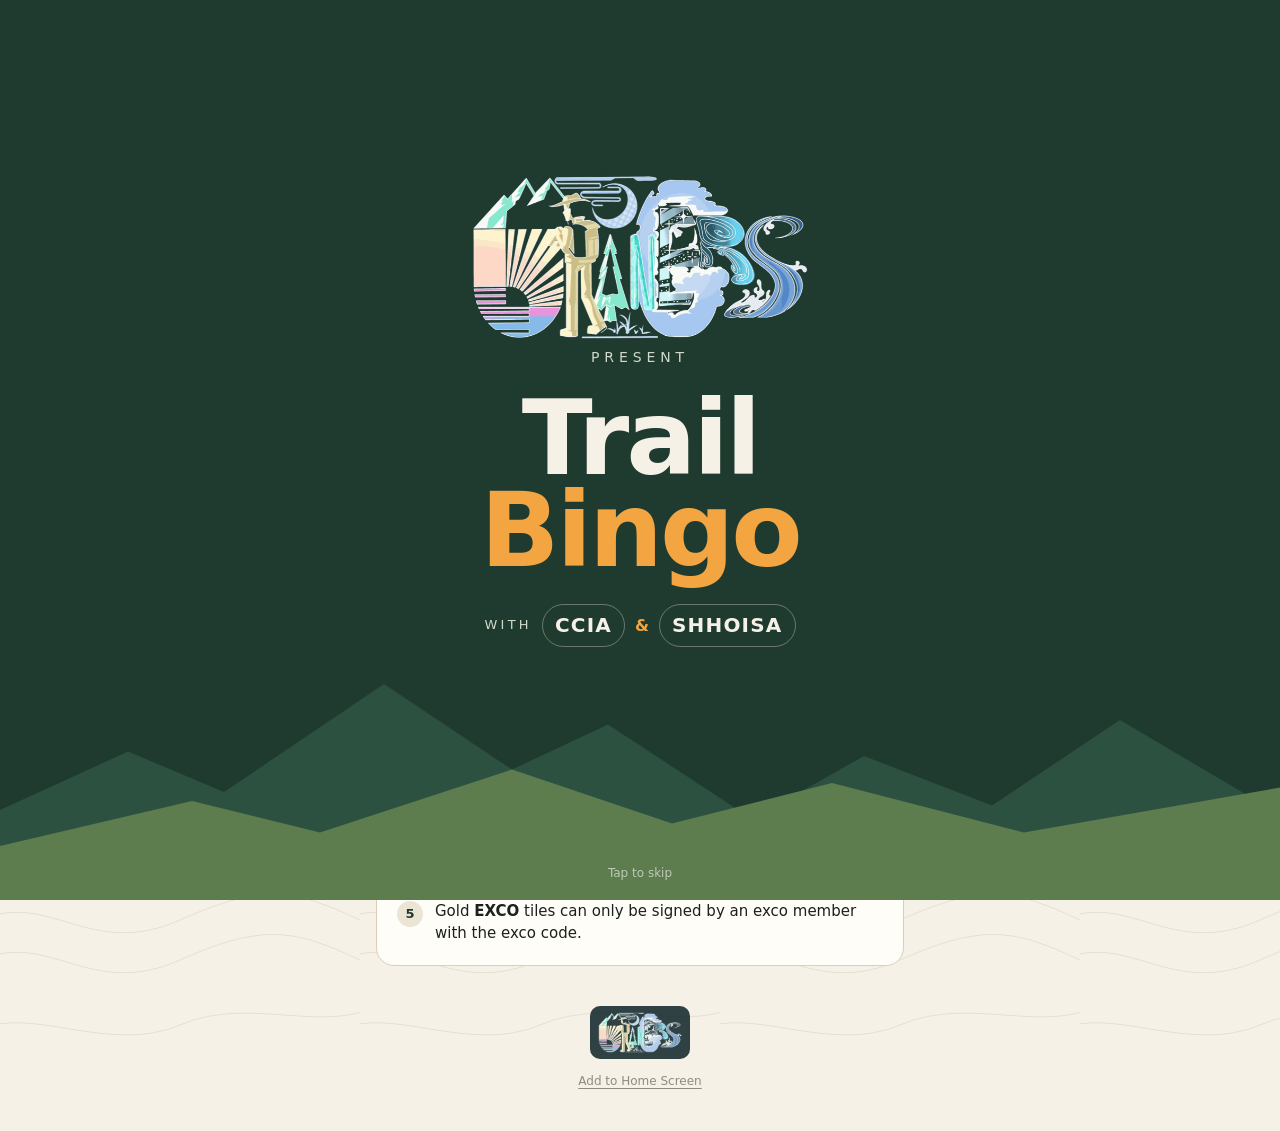
<file: index.html>
<!doctype html>
<html lang="en">
<head>
<meta charset="utf-8">
<meta name="viewport" content="width=device-width, initial-scale=1, viewport-fit=cover">
<title>Trail Bingo · MC Rangers</title>
<meta name="description" content="Hike icebreaker bingo by MC Rangers with CCIA &amp; SHHOISA: fill your card by meeting people from other colleges.">
<meta property="og:type" content="website">
<meta property="og:title" content="Trail Bingo · MC Rangers">
<meta property="og:description" content="Fill your bingo card by meeting hikers from other colleges.">
<meta property="og:url" content="https://mcrangers.github.io/hike-bingo/">
<meta property="og:image" content="https://mcrangers.github.io/hike-bingo/icons/icon-512.png">
<meta name="twitter:card" content="summary">
<meta name="theme-color" content="#1f3a2e">
<link rel="manifest" href="manifest.webmanifest">
<link rel="apple-touch-icon" href="icons/apple-touch-icon.png">
<meta name="apple-mobile-web-app-capable" content="yes">
<meta name="mobile-web-app-capable" content="yes">
<meta name="apple-mobile-web-app-status-bar-style" content="black-translucent">
<meta name="apple-mobile-web-app-title" content="Trail Bingo">
<link rel="icon" type="image/png" href="icons/favicon-64.png">
<link rel="preconnect" href="https://api.fontshare.com">
<link href="https://api.fontshare.com/v2/css?f[]=cabinet-grotesk@800,700&f[]=satoshi@400,500,700&display=swap" rel="stylesheet">
<link rel="stylesheet" href="style.css">
</head>
<body>
<div id="splash" class="splash" role="status" aria-label="MC Rangers presents Trail Bingo, with CCIA and SHHOISA">
  <div class="sp-inner">
    <img class="sp-logo" src="icons/logo.png" alt="MC Rangers" width="640" height="317">
    <div class="sp-presents">present</div>
    <div class="sp-title">Trail<br><em>Bingo</em></div>
    <div class="sp-with"><span>with</span><b>CCIA</b><i>&amp;</i><b>SHHOISA</b></div>
  </div>
  <svg class="sp-ridge" viewBox="0 0 400 120" preserveAspectRatio="none" aria-hidden="true"><path d="M0 120V80l40-26 30 18 50-48 40 38 30-20 45 42 35-28 40 22 40-38 50 42v38z" fill="#2d5141"/><path d="M0 120V96l60-20 40 14 60-28 50 24 50-18 60 22 80-20v50z" fill="#5e7d4f"/></svg>
  <div class="sp-skip">Tap to skip</div>
</div>
<div class="wrap">
  <div class="top">
    <div class="brand">
      <span class="mark"><img src="icons/logo-sm.png" alt="MC Rangers" width="240" height="119"></span>
      Trail Bingo
    </div>
    <div id="topRight"></div>
  </div>

  <!-- SETUP -->
  <section id="setup" class="hidden">
    <div class="hero">
      <img class="hero-logo" src="icons/logo-sm.png" alt="MC Rangers" width="240" height="119">
      <h1>Meet the people<br>on the <em>trail.</em> </h1>
      <p id="heroSub">Fill your bingo card by finding hikers from colleges that aren't yours.</p>
      <svg class="ridge" viewBox="0 0 400 90" preserveAspectRatio="none" aria-hidden="true"><path d="M0 90V62l40-20 30 14 50-38 40 30 30-16 45 34 35-22 40 18 40-30 50 34v24z" fill="#2d5141"/><path d="M0 90V74l60-16 40 12 60-22 50 20 50-14 60 18 80-16v34z" fill="#5e7d4f"/></svg>
    </div>
    <form class="card-ui" id="setupForm" novalidate>
      <label for="pName">Your name</label>
      <input type="text" id="pName" autocomplete="given-name" placeholder="e.g. Anvay - the best exco ever!" maxlength="40">
      <label for="pCollege">Your college</label>
      <select id="pCollege"></select>
      <input type="text" id="pCollegeOther" class="hidden" placeholder="Type your college" maxlength="40" style="margin-top:8px">
      <div class="err" id="setupErr"></div>
      <button class="btn" type="submit">Get my bingo card</button>
      <div class="rules">
        <div class="rule"><b>1</b><span>Tap a square and find someone who matches it.</span></div>
        <div class="rule"><b>2</b><span>They must be from a <strong>different college</strong> than you.</span></div>
        <div class="rule"><b>3</b><span id="ruleSigns">Each person can sign up to 3 squares on your card, so keep meeting new people.</span></div>
        <div class="rule"><b>4</b><span id="ruleWin">Get a full line for a BINGO, then show your reward ticket to an organiser.</span></div>
        <div class="rule" id="ruleExcoRow"><b>5</b><span>Gold <strong>EXCO</strong> tiles can only be signed by an exco member with the exco code.</span></div>
      </div>
    </form>
  </section>

  <!-- GAME -->
  <section id="game" class="hidden">
    <div class="stats">
      <div class="stat"><div class="n" id="sDone">0</div><div class="l">of 24 squares</div></div>
      <div class="stat"><div class="n" id="sLines">0</div><div class="l">bingo lines</div></div>
      <div class="stat"><div class="n" id="sCols">0</div><div class="l">colleges met</div></div>
    </div>
    <div class="progress"><i id="bar"></i></div>
    <div class="letters" aria-hidden="true"><span>H</span><span>I</span><span>K</span><span>E</span><span>!</span></div>
    <div class="board" id="board" role="grid" aria-label="Bingo card"></div>
    <p class="hint">Tap a square to log who you met.</p>
    <div id="banner"></div>
    <button class="btn dark" id="ticketBtn" type="button">View my reward ticket</button>
  </section>

  <!-- REWARD -->
  <section id="reward" class="hidden">
    <div class="ticket">
      <div class="head">
        <img class="tk-logo" src="icons/logo-sm.png" alt="MC Rangers" width="240" height="119">
        <div class="tag" id="tTag">Reward ticket</div>
        <h2 id="tTitle">BINGO</h2>
      </div>
      <div class="body">
        <div class="kv"><span>Hiker</span><span id="tName"></span></div>
        <div class="kv"><span>College</span><span id="tCollege"></span></div>
        <div class="kv"><span>Squares filled</span><span id="tDone"></span></div>
        <div class="kv"><span>Bingo lines</span><span id="tLines"></span></div>
        <div class="kv"><span>Colleges met</span><span id="tCols"></span></div>
        <div class="code" id="tCode">----</div>
        <div class="clock" id="tClock"></div>
        <div class="people" id="tPeople"></div>
      </div>
    </div>
    <button class="btn" id="backBtn" type="button">Back to my card</button>
  </section>

  <footer class="foot" id="foot">
    <img class="foot-logo" src="icons/logo-sm.png" alt="MC Rangers" width="240" height="119">
    <button type="button" id="installLink">Add to Home Screen</button>
  </footer>
</div>
<div id="sheetRoot"></div>
<canvas class="confetti" id="confetti"></canvas>

<script src="app.js"></script>
</body>
</html>
</file>
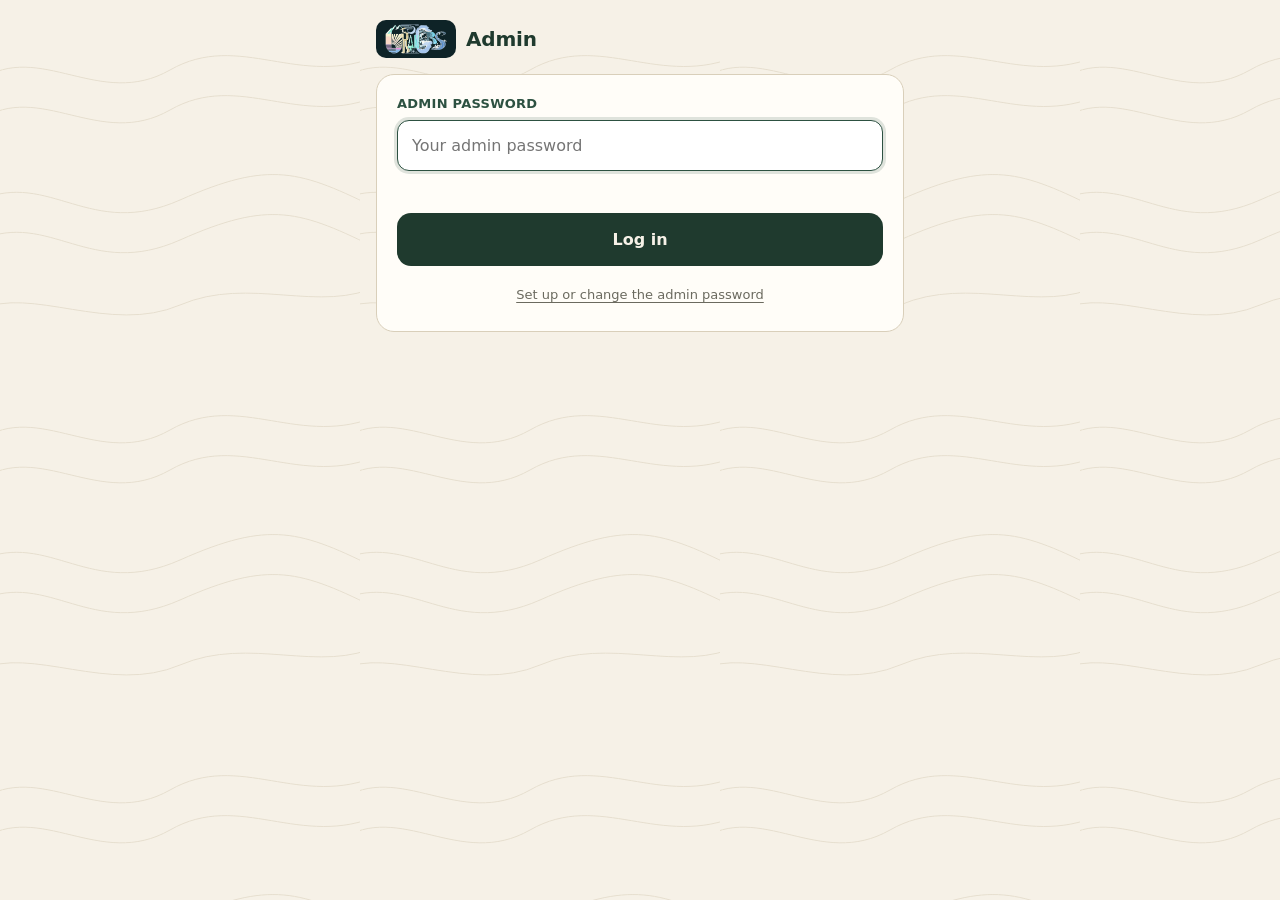
<file: admin.html>
<!doctype html>
<html lang="en">
<head>
<meta charset="utf-8">
<meta name="viewport" content="width=device-width, initial-scale=1, viewport-fit=cover">
<meta name="robots" content="noindex, nofollow">
<title>Admin · Trail Bingo</title>
<meta name="theme-color" content="#1f3a2e">
<link rel="icon" type="image/png" href="icons/favicon-64.png">
<link rel="preconnect" href="https://api.fontshare.com">
<link href="https://api.fontshare.com/v2/css?f[]=cabinet-grotesk@800,700&f[]=satoshi@400,500,700&display=swap" rel="stylesheet">
<link rel="stylesheet" href="style.css">
<link rel="stylesheet" href="admin.css">
</head>
<body>
<div class="wrap">
  <div class="top">
    <div class="brand">
      <span class="mark"><img src="icons/logo-sm.png" alt="MC Rangers" width="240" height="119"></span>
      Admin
    </div>
    <div id="topRight"></div>
  </div>

  <!-- PASSWORD LOGIN -->
  <section id="login" class="hidden">
    <form class="card-ui" id="loginForm" novalidate>
      <label for="pw">Admin password</label>
      <input type="password" id="pw" autocomplete="current-password" placeholder="Your admin password">
      <div class="err" id="loginErr"></div>
      <button class="btn dark" type="submit" id="loginBtn">Log in</button>
      <button class="linkbtn" type="button" id="toSetup">Set up or change the admin password</button>
    </form>
  </section>

  <!-- ONE-TIME SETUP -->
  <section id="setupKey" class="hidden">
    <form class="card-ui" id="setupForm" novalidate>
      <div class="tag">One-time setup</div>
      <h2 class="h2">Create your admin password</h2>
      <p class="sub">Paste a GitHub key once and pick a password. After that you only need the password, on any phone.</p>
      <label for="tok">GitHub key</label>
      <input type="password" id="tok" autocomplete="off" placeholder="github_pat_…" spellcheck="false">
      <details>
        <summary>How do I get a GitHub key?</summary>
        <ol>
          <li>GitHub → <strong>Settings → Developer settings → Personal access tokens → Fine-grained tokens</strong> → <strong>Generate new token</strong>.</li>
          <li>Resource owner: <strong>mcrangers</strong>. Repository access: <strong>Only select repositories → hike-bingo</strong>.</li>
          <li>Permissions → Repository → <strong>Contents: Read and write</strong>. Set the expiry past the hike date.</li>
        </ol>
      </details>
      <label for="np1">New admin password</label>
      <input type="password" id="np1" autocomplete="new-password" placeholder="At least 8 characters">
      <label for="np2">Repeat password</label>
      <input type="password" id="np2" autocomplete="new-password">
      <div class="err" id="setupErr"></div>
      <button class="btn dark" type="submit" id="setupBtn">Save and log in</button>
      <button class="linkbtn hidden" type="button" id="toLogin">Back to login</button>
    </form>
  </section>

  <!-- SETTINGS -->
  <section id="settings" class="hidden">
    <div id="panels"></div>
    <button class="btn" type="button" id="saveBtn">Saved</button>
    <div class="status" id="status" role="status"></div>
  </section>
</div>
<script src="admin.js"></script>
</body>
</html>
</file>
<file: style.css>
:root{
  --forest:#1f3a2e; --forest-2:#2d5141; --moss:#5e7d4f; --sun:#f2a541; --sun-deep:#d9822b;
  --paper:#f6f1e7; --paper-2:#ede5d4; --ink:#1b211d; --muted:#6b6a5f; --line:#d9cfba;
  --danger:#b4432f; --radius:14px;
  --display:'Cabinet Grotesk',system-ui,sans-serif; --body:'Satoshi',system-ui,sans-serif;
}
*{box-sizing:border-box;margin:0;padding:0}
html{-webkit-text-size-adjust:100%}
body{font-family:var(--body);background:var(--paper);color:var(--ink);min-height:100dvh;line-height:1.45;
  background-image:url("data:image/svg+xml,%3Csvg xmlns='http://www.w3.org/2000/svg' width='360' height='360' viewBox='0 0 360 360'%3E%3Cg fill='none' stroke='%23d9cfba' stroke-width='1' opacity='.55'%3E%3Cpath d='M-20 80c60-40 120 30 190-10s130 20 210-15'/%3E%3Cpath d='M-20 120c60-40 120 30 190-10s130 20 210-15'/%3E%3Cpath d='M-20 200c70-30 110 40 200 0s120-30 200 10'/%3E%3Cpath d='M-20 240c70-30 110 40 200 0s120-30 200 10'/%3E%3Cpath d='M-20 310c50-25 130 25 200-5s140 10 200-20'/%3E%3C/g%3E%3C/svg%3E");}
button,input,select{font:inherit;color:inherit}
button{cursor:pointer;border:0;background:none}
.wrap{max-width:560px;margin:0 auto;padding:20px 16px calc(32px + env(safe-area-inset-bottom))}
.hidden{display:none!important}

/* header */
.top{display:flex;align-items:center;justify-content:space-between;gap:12px;margin-bottom:16px}
.brand{display:flex;align-items:center;gap:10px;font-family:var(--display);font-weight:800;font-size:20px;letter-spacing:-.01em;color:var(--forest)}
.brand .mark{flex:none;display:grid;place-items:center;height:38px;padding:0 9px;border-radius:10px;background:#0e2327}
.brand .mark img{width:62px;height:auto;max-width:none;display:block}
.chip{font-size:13px;font-weight:700;padding:6px 10px;border-radius:999px;background:var(--forest);color:var(--paper)}
.ghost{font-size:13px;font-weight:700;color:var(--muted);padding:8px 10px;border-radius:10px}
.ghost:hover{background:var(--paper-2);color:var(--ink)}

/* setup */
.hero{background:var(--forest);color:var(--paper);border-radius:22px;padding:28px 22px 24px;position:relative;overflow:hidden;margin-bottom:18px}
.hero svg.ridge{position:absolute;left:0;right:0;bottom:0;width:100%;height:90px;opacity:.9}
.hero h1{font-family:var(--display);font-weight:800;font-size:clamp(34px,9vw,46px);line-height:.98;letter-spacing:-.02em;position:relative}
.hero h1 em{font-style:normal;color:var(--sun)}
.hero p{margin-top:12px;max-width:34ch;color:#d8e1d6;position:relative;padding-bottom:56px}
.card-ui{background:#fffdf8;border:1px solid var(--line);border-radius:18px;padding:20px}
label{display:block;font-size:13px;font-weight:700;color:var(--forest-2);margin:14px 0 6px;letter-spacing:.02em;text-transform:uppercase}
label:first-child{margin-top:0}
input[type=text],input[type=password],select{width:100%;padding:13px 14px;border:1.5px solid var(--line);border-radius:12px;background:#fff;font-size:16px;outline:none}
input[type=text]:focus,input[type=password]:focus,select:focus{border-color:var(--forest-2);box-shadow:0 0 0 3px rgba(45,81,65,.15)}
.btn{display:inline-flex;align-items:center;justify-content:center;gap:8px;width:100%;padding:15px 18px;border-radius:14px;background:var(--sun);color:var(--ink);font-weight:700;font-size:16px;margin-top:20px;transition:transform .12s ease,background .15s}
.btn:hover{background:var(--sun-deep)}
.btn:active{transform:scale(.98)}
.btn.dark{background:var(--forest);color:var(--paper)}
.btn.dark:hover{background:var(--forest-2)}
.rules{margin-top:18px;display:grid;gap:10px}
.rule{display:flex;gap:12px;align-items:flex-start;font-size:15px;color:var(--ink)}
.rule b{flex:none;width:26px;height:26px;border-radius:50%;background:var(--paper-2);color:var(--forest);display:grid;place-items:center;font-size:13px}
.err{color:var(--danger);font-size:14px;font-weight:500;margin-top:8px;min-height:1em}

/* stats */
.stats{display:grid;grid-template-columns:repeat(3,1fr);gap:8px;margin-bottom:14px}
.stat{background:#fffdf8;border:1px solid var(--line);border-radius:14px;padding:10px 12px}
.stat .n{font-family:var(--display);font-weight:800;font-size:24px;line-height:1;color:var(--forest)}
.stat .l{font-size:12px;color:var(--muted);margin-top:4px;font-weight:500}
.progress{height:8px;border-radius:99px;background:var(--paper-2);overflow:hidden;margin-bottom:14px}
.progress i{display:block;height:100%;background:linear-gradient(90deg,var(--moss),var(--sun));width:0;transition:width .4s ease}

/* board */
.board{display:grid;grid-template-columns:repeat(5,1fr);gap:6px;background:var(--forest);padding:8px;border-radius:18px}
.letters{display:grid;grid-template-columns:repeat(5,1fr);gap:6px;padding:0 8px;margin-bottom:6px}
.letters span{text-align:center;font-family:var(--display);font-weight:800;font-size:22px;color:var(--forest)}
.sq{aspect-ratio:1;background:#fffdf8;border-radius:10px;padding:5px;display:flex;flex-direction:column;justify-content:center;align-items:center;text-align:center;font-size:clamp(9.5px,2.6vw,12.5px);line-height:1.15;font-weight:500;hyphens:auto;-webkit-hyphens:auto;overflow-wrap:anywhere;position:relative;overflow:hidden;transition:transform .12s ease,background .2s}
.sq:active{transform:scale(.95)}
.sq:focus-visible{outline:3px solid var(--sun);outline-offset:1px}
.sq .who{display:none}
.sq.done{background:var(--sun);color:var(--ink)}
.sq.done .txt{display:none}
.sq.done .who{display:flex;align-items:center;justify-content:center;flex-direction:column;padding:4px;font-weight:700;font-size:1.05em}
.sq.done .who small{font-weight:500;font-size:.78em;opacity:.8;margin-top:2px}
.sq.done::after{content:'✓';position:absolute;top:3px;right:5px;font-size:10px;font-weight:700;color:var(--forest)}
.sq.free{background:var(--moss);color:#fff;font-family:var(--display);font-weight:800;font-size:clamp(11px,3vw,14px)}
.sq.win{box-shadow:inset 0 0 0 3px var(--forest)}
.sq.pop{animation:pop .45s ease}
@keyframes pop{0%{transform:scale(.8)}60%{transform:scale(1.08)}100%{transform:scale(1)}}
.hint{font-size:13px;color:var(--muted);text-align:center;margin-top:10px}

/* banner */
.banner{margin-top:14px;background:var(--forest);color:var(--paper);border-radius:16px;padding:16px 18px;display:flex;align-items:center;gap:14px}
.banner .big{font-family:var(--display);font-weight:800;font-size:26px;color:var(--sun);line-height:1}
.banner p{font-size:14px;color:#d8e1d6}
.banner button{margin-left:auto;flex:none;background:var(--sun);color:var(--ink);font-weight:700;padding:10px 14px;border-radius:12px;font-size:14px}

/* sheet */
.scrim{position:fixed;inset:0;background:rgba(20,28,23,.5);z-index:20;display:flex;align-items:flex-end;justify-content:center;animation:fade .2s ease}
@keyframes fade{from{opacity:0}}
.sheet{background:var(--paper);width:100%;max-width:560px;border-radius:22px 22px 0 0;padding:22px 20px calc(22px + env(safe-area-inset-bottom));animation:up .25s ease;max-height:92dvh;overflow:auto}
@keyframes up{from{transform:translateY(40px);opacity:.4}}
@media(min-width:600px){.scrim{align-items:center}.sheet{border-radius:22px}}
.sheet .tag{font-size:12px;font-weight:700;letter-spacing:.06em;text-transform:uppercase;color:var(--moss)}
.sheet h2{font-family:var(--display);font-weight:800;font-size:24px;line-height:1.1;margin:6px 0 4px;color:var(--forest)}
.sheet .sub{font-size:14px;color:var(--muted)}
.row{display:flex;gap:10px}
.row .btn{margin-top:18px}
.btn.line{background:transparent;border:1.5px solid var(--line);color:var(--ink)}
.btn.line:hover{background:var(--paper-2)}
.btn.warn{background:transparent;border:1.5px solid #e2b9ae;color:var(--danger)}

/* reward */
.ticket{background:#fffdf8;border:1px solid var(--line);border-radius:20px;overflow:hidden}
.ticket .head{background:var(--forest);color:var(--paper);padding:22px 20px;position:relative}
.ticket .head .tag{color:var(--sun);font-size:12px;font-weight:700;letter-spacing:.08em;text-transform:uppercase}
.ticket .head h2{font-family:var(--display);font-weight:800;font-size:34px;line-height:1;margin-top:6px}
.ticket .body{padding:18px 20px;border-top:2px dashed var(--line)}
.kv{display:flex;justify-content:space-between;gap:10px;padding:8px 0;border-bottom:1px solid var(--paper-2);font-size:15px}
.kv span:first-child{color:var(--muted)}
.kv span:last-child{font-weight:700;text-align:right}
.code{font-family:var(--display);font-weight:800;font-size:34px;letter-spacing:.12em;text-align:center;color:var(--forest);background:var(--paper-2);border-radius:14px;padding:12px;margin:14px 0 4px}
.people{margin-top:12px;font-size:14px;display:grid;gap:4px;max-height:220px;overflow:auto}
.people div{display:flex;justify-content:space-between;gap:8px}
.people div span:last-child{color:var(--muted)}
.clock{font-size:13px;color:var(--muted);text-align:center}
.confetti{position:fixed;inset:0;pointer-events:none;z-index:30}
@media (prefers-reduced-motion:reduce){*{animation:none!important;transition:none!important}}

/* splash */
.splash{position:fixed;inset:0;z-index:100;background:var(--forest);color:var(--paper);display:flex;align-items:center;justify-content:center;text-align:center;overflow:hidden;transition:opacity .5s ease,visibility .5s;cursor:pointer}
.splash.out{opacity:0;visibility:hidden}
.sp-inner{position:relative;z-index:1;padding:0 24px 80px}
.sp-host{font-family:var(--display);font-weight:800;font-size:clamp(30px,9vw,44px);letter-spacing:.04em;text-transform:uppercase;color:var(--sun);animation:spIn .6s ease both .1s}
.sp-presents{font-size:14px;letter-spacing:.35em;text-transform:uppercase;color:#cfdacb;margin-top:6px;animation:spIn .6s ease both .5s}
.sp-title{font-family:var(--display);font-weight:800;font-size:clamp(64px,20vw,104px);line-height:.88;letter-spacing:-.03em;margin-top:26px;animation:spIn .7s ease both .9s}
.sp-title em{font-style:normal;color:var(--sun)}
.sp-with{margin-top:28px;display:flex;align-items:center;justify-content:center;gap:10px;flex-wrap:wrap;animation:spIn .6s ease both 1.4s}
.sp-with span{font-size:13px;letter-spacing:.25em;text-transform:uppercase;color:#cfdacb}
.sp-with b{font-family:var(--display);font-weight:800;font-size:20px;letter-spacing:.06em;border:1.5px solid rgba(246,241,231,.35);padding:6px 12px;border-radius:999px}
.sp-with i{font-style:normal;color:var(--sun);font-weight:700}
.sp-ridge{position:absolute;left:0;right:0;bottom:0;width:100%;height:30vh;animation:spRise 1.2s ease both}
.sp-skip{position:absolute;bottom:calc(18px + env(safe-area-inset-bottom));left:0;right:0;font-size:12px;color:#e6ece4;opacity:.7;z-index:1;animation:spIn .5s ease both 1.8s}
@keyframes spIn{from{opacity:0;transform:translateY(14px)}}
@keyframes spRise{from{transform:translateY(40%)}}

/* footer: quiet add-to-home-screen link */
.foot{margin-top:40px;text-align:center}
.foot button{font-size:12px;color:var(--muted);text-decoration:underline;text-underline-offset:3px;padding:8px;opacity:.75}
.foot button:hover{opacity:1}
.steps{margin-top:14px;display:grid;gap:10px;font-size:15px}
.steps div{display:flex;gap:10px;align-items:flex-start}
.steps b{flex:none;width:24px;height:24px;border-radius:50%;background:var(--paper-2);color:var(--forest);display:grid;place-items:center;font-size:12px}
.note{margin-top:14px;font-size:13px;color:var(--muted);background:var(--paper-2);border-radius:12px;padding:10px 12px}
.sq.done .who small{overflow-wrap:normal;hyphens:none;font-size:.7em;max-width:100%}

/* keep content clear of the iPhone status bar / notch in home-screen mode */
.wrap{padding-top:calc(20px + env(safe-area-inset-top));padding-left:calc(16px + env(safe-area-inset-left));padding-right:calc(16px + env(safe-area-inset-right))}
.sheet{max-height:calc(92dvh - env(safe-area-inset-top))}

/* exco-only tiles */
.sq.exco{background:#fff6e3;box-shadow:inset 0 0 0 2px var(--sun)}
.sq.exco .xtag{display:block;font-size:.72em;font-weight:700;letter-spacing:.12em;color:var(--sun-deep);margin-bottom:2px}
.sq.exco.done{background:var(--sun);box-shadow:inset 0 0 0 2px var(--forest)}
.sq.exco.win{box-shadow:inset 0 0 0 3px var(--forest)}
.xmini{font-size:10px;font-weight:700;background:var(--sun);color:var(--ink);padding:1px 5px;border-radius:99px;margin-left:4px;letter-spacing:.06em}

/* MC Rangers logo */
.sp-logo{display:block;width:min(78vw,340px);height:auto;margin:0 auto;animation:spIn .6s ease both .1s}
.hero-logo{position:relative;display:block;width:120px;height:auto;margin-bottom:16px}
.tk-logo{position:absolute;top:50%;right:16px;transform:translateY(-50%);width:92px;height:auto}
.ticket .head:has(.tk-logo){padding-right:122px}
.foot-logo{display:block;width:84px;height:auto;margin:0 auto 6px;padding:6px 8px;border-radius:10px;background:#0e2327;opacity:.85;box-sizing:content-box}
</file>
<file: admin.css>
.h2{font-family:var(--display);font-weight:800;font-size:24px;line-height:1.1;margin:6px 0 4px;color:var(--forest)}
.tag{font-size:12px;font-weight:700;letter-spacing:.06em;text-transform:uppercase;color:var(--moss)}
.sub{font-size:14px;color:var(--muted)}
.linkbtn{display:block;margin:14px auto 0;font-size:13px;color:var(--muted);text-decoration:underline;text-underline-offset:3px;padding:6px}
details{margin-top:10px;font-size:14px}
details summary{cursor:pointer;font-weight:700;color:var(--forest-2)}
details ol{margin:10px 0 0 18px;display:grid;gap:6px}

.sec-title{font-size:12px;font-weight:700;letter-spacing:.08em;text-transform:uppercase;color:var(--moss);margin:18px 4px 8px}
.sec-title:first-child{margin-top:0}
.panel{background:#fffdf8;border:1px solid var(--line);border-radius:18px;padding:2px 18px}
.set{display:flex;align-items:center;justify-content:space-between;gap:16px;padding:15px 0;border-bottom:1px solid var(--paper-2)}
.set:last-child{border-bottom:0}
.set.off{opacity:.45;pointer-events:none}
.set h3{font-family:var(--display);font-weight:800;font-size:17px;color:var(--forest);line-height:1.15}
.set p{font-size:13px;color:var(--muted);margin-top:3px}
.set input[type=text],.set input[type=password]{width:150px;flex:none;padding:10px 12px;text-align:center;font-weight:700}
.set input[type=password]::placeholder{font-weight:500;font-size:13px}

.switch{position:relative;flex:none;width:54px;height:32px}
.switch input{position:absolute;opacity:0;width:100%;height:100%;margin:0;cursor:pointer;z-index:1}
.switch span{position:absolute;inset:0;background:#cfc6b2;border-radius:99px;transition:background .2s}
.switch span::after{content:"";position:absolute;top:3px;left:3px;width:26px;height:26px;border-radius:50%;background:#fff;box-shadow:0 1px 3px rgba(0,0,0,.2);transition:transform .2s}
.switch input:checked + span{background:var(--moss)}
.switch input:checked + span::after{transform:translateX(22px)}
.switch input:focus-visible + span{outline:3px solid var(--sun);outline-offset:2px}

.stepper{flex:none;display:flex;align-items:center;border:1.5px solid var(--line);border-radius:12px;overflow:hidden;background:#fff}
.stepper button{width:40px;height:40px;font-size:20px;font-weight:700;color:var(--forest)}
.stepper button:disabled{color:#ccc}
.stepper output{width:34px;text-align:center;font-family:var(--display);font-weight:800;font-size:19px}

.seg{flex:none;display:inline-flex;background:var(--paper-2);border-radius:12px;padding:3px}
.seg button{padding:8px 12px;border-radius:9px;font-weight:700;font-size:13px;color:var(--muted);white-space:nowrap}
.seg button.on{background:var(--forest);color:var(--paper)}

#saveBtn:disabled{opacity:.6;cursor:default}
.dirty{display:inline-block;width:8px;height:8px;border-radius:50%;background:var(--ink);margin-right:8px;vertical-align:1px}
.status{font-size:14px;margin-top:12px;min-height:1.4em;text-align:center}
.status.ok{color:var(--moss);font-weight:700}
.status.bad{color:var(--danger);font-weight:500}
.set > div:first-child{flex:1;min-width:0}
.set.wide{flex-wrap:wrap}
.set.wide .seg{margin-left:auto}
@media(min-width:480px){.set.wide{flex-wrap:nowrap}}
</file>
